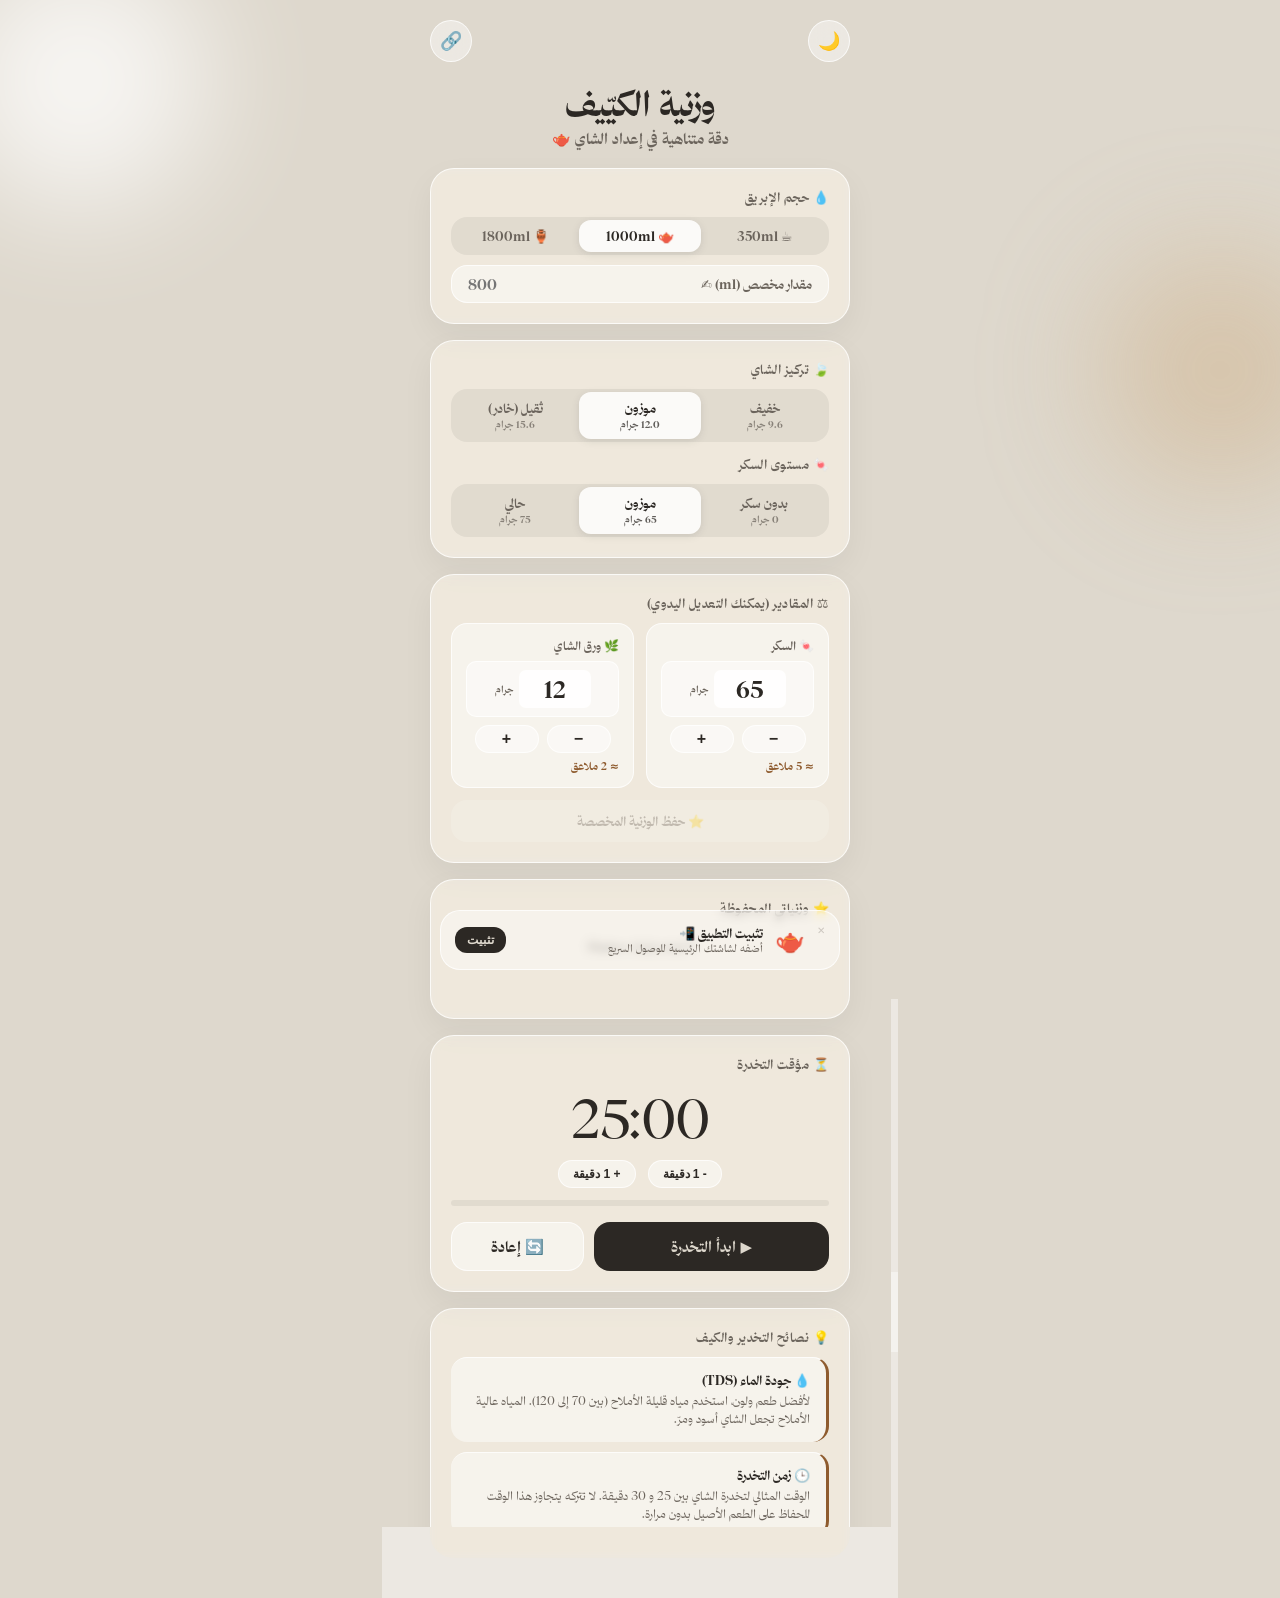
<file: index.html>
<!DOCTYPE html>
<html lang="ar" dir="rtl">
<head>
<meta charset="UTF-8">
<meta name="viewport" content="width=device-width, initial-scale=1.0, maximum-scale=1.0, user-scalable=no, viewport-fit=cover">
<title>وزنية الكيّيف 🫖 | حاسبة وزنية الشاهي</title>
<meta name="description" content="حاسبة وزنية الشاهي والشاي: احسب مقادير السكر وورق الشاي بدقة حسب كمية الماء، مع مؤقت التخدرة. أداة مجانية لضبط براد الشاي الموزون.">
<meta name="keywords" content="حاسبة الشاهي, وزنية الشاي, شاهي كالك, حساب مقادير الشاي, وزنية الكيّيف, شاي موزون, مقدار السكر والشاي, مؤقت الشاي">
<meta name="author" content="أبو سليمان">
<meta name="theme-color" content="#DED8CD" id="themeColorMeta">
<meta name="apple-mobile-web-app-capable" content="yes">
<meta name="apple-mobile-web-app-status-bar-style" content="default">
<link rel="manifest" href="manifest.json">
<link rel="stylesheet" href="fonts.css">

<!-- أيقونة تبويب المتصفح والآيفون -->
<link rel="icon" type="image/png" href="https://hxxh9441-beep.github.io/waznyat-alkayef/icon.png">
<link rel="apple-touch-icon" href="https://hxxh9441-beep.github.io/waznyat-alkayef/icon.png">

<!-- صورة المعاينة عند مشاركة الرابط -->
<meta property="og:title" content="حاسبة وزنية الشاهي 🫖 | وزنية الكيّيف">
<meta property="og:description" content="حاسبة لوزنية الشاهي والشاي: مقادير دقيقة للسكر وورق الشاي حسب كمية الماء + مؤقت التخدرة. مجانية وبدون تحميل.">
<meta property="og:image" content="https://hxxh9441-beep.github.io/waznyat-alkayef/icon.png">
<meta property="og:type" content="website">
<meta property="og:url" content="https://hxxh9441-beep.github.io/waznyat-alkayef/">
<meta property="og:locale" content="ar_SA">
<meta name="twitter:card" content="summary">
<meta name="twitter:title" content="حاسبة وزنية الشاهي 🫖 | وزنية الكيّيف">
<meta name="twitter:description" content="حاسبة لوزنية الشاهي والشاي: مقادير دقيقة للسكر وورق الشاي حسب كمية الماء + مؤقت التخدرة.">

<!-- بيانات منظمة JSON-LD لربط الاسم بالوظيفة -->
<script type="application/ld+json">
{
  "@context": "https://schema.org",
  "@type": "SoftwareApplication",
  "name": "وزنية الكيّيف",
  "alternateName": ["حاسبة الشاهي", "حاسبة وزنية الشاي", "حاسبة الشاي", "شاهي كالك"],
  "applicationCategory": "UtilitiesApplication",
  "operatingSystem": "Any",
  "inLanguage": "ar",
  "description": "حاسبة لوزنية الشاهي والشاي: حساب مقادير السكر وورق الشاي بدقة حسب كمية الماء (كوب، إبريق، أو مقدار مخصص)، مع مؤقت للتخدرة 25-30 دقيقة.",
  "url": "https://hxxh9441-beep.github.io/waznyat-alkayef/",
  "offers": {
    "@type": "Offer",
    "price": "0",
    "priceCurrency": "SAR"
  },
  "featureList": [
    "حساب مقادير الشاي والسكر حسب كمية الماء",
    "أزرار تركيز الشاي: خفيف، موزون، ثقيل",
    "مستويات السكر: بدون، موزون، حالي",
    "مؤقت التخدرة 25-30 دقيقة",
    "يعمل بدون إنترنت (PWA)"
  ],
  "keywords": "حاسبة الشاهي, وزنية الشاي, حساب مقادير الشاي, شاي موزون, مؤقت الشاي"
}
</script>

<style>
  



  *, *::before, *::after {
    margin: 0; padding: 0;
    box-sizing: border-box;
    -webkit-tap-highlight-color: transparent;
  }

  :root {
    --bg: #DED8CD;
    --accent: #8E5B2E; 
    --text-primary: #2C2824;
    --text-secondary: #6B645C;
    --card-bg: rgba(255, 255, 255, 0.42);
    --card-border: rgba(255, 255, 255, 0.75);
    --input-bg: rgba(255, 255, 255, 0.45);
    --segment-active: rgba(255, 255, 255, 0.85);
    --orb-1: rgba(255, 255, 255, 0.75);
    --orb-2: rgba(200, 160, 110, 0.35);
    --radius-lg: 24px;
    --radius-md: 16px;
    --radius-sm: 12px;
  }

  [data-theme="dark"] {
    --bg: #1A1816;
    --accent: #D07F38;
    --text-primary: #F2ECE4;
    --text-secondary: #A0988E;
    --card-bg: rgba(35, 32, 29, 0.55);
    --card-border: rgba(255, 255, 255, 0.12);
    --input-bg: rgba(255, 255, 255, 0.08);
    --segment-active: rgba(255, 255, 255, 0.18);
    --orb-1: rgba(142, 91, 46, 0.25);
    --orb-2: rgba(60, 40, 20, 0.4);
  }

  body {
    font-family: 'Thmanyah Serif', -apple-system, BlinkMacSystemFont, 'Noto Sans Arabic', system-ui, serif;
    background-color: var(--bg);
    color: var(--text-primary);
    min-height: 100vh;
    padding: 20px 16px 24px;
    display: flex;
    flex-direction: column;
    align-items: center;
    overflow-x: hidden;
    position: relative;
  }

  .bg-orb {
    position: fixed;
    border-radius: 50%;
    filter: blur(60px);
    pointer-events: none;
    z-index: 0;
  }
  .bg-orb-1 { top: -50px; left: -50px; width: 260px; height: 260px; background: var(--orb-1); }
  .bg-orb-2 { top: 250px; right: -60px; width: 240px; height: 240px; background: var(--orb-2); }

  /* طبقة التلاشي عند تبديل الثيم — العنصر الوحيد المتحرك = سلسة على أي جهاز */
  .theme-fade {
    position: fixed;
    inset: 0;
    z-index: 2000;
    pointer-events: none;
    opacity: 0;
    background: #DED8CD;
    transition: opacity 0.1s ease;
  }

  /* أثناء تبديل الثيم: تعطيل كل انتقالات الألوان/الخلفيات مؤقتاً —
     الـ Crossfade هو الحركة الوحيدة، والثيم يتبدل فورياً خلف الطبقة */
  .theme-changing *:not(#themeFade) {
    transition: none !important;
  }

  .tea-steep-bg {
    position: fixed;
    top: 0; left: 0; width: 100%; height: 100%;
    background: radial-gradient(circle at center, #D07F38 0%, #7A3311 100%);
    z-index: 1;
    pointer-events: none;
    opacity: 0;
    transition: opacity 1s linear;
  }

  .leaves-container {
    position: fixed;
    top: 0; left: 0; width: 100%; height: 100%;
    pointer-events: none;
    z-index: 2;
    overflow: hidden;
  }
  .falling-leaf {
    position: absolute;
    top: -40px;
    animation: fallLeaf linear infinite;
    opacity: 0;
  }

  @keyframes fallLeaf {
    0% { transform: translateY(-20px) rotate(0deg) translateX(0); opacity: 0; }
    15% { opacity: 0.65; }
    85% { opacity: 0.65; }
    100% { transform: translateY(108vh) rotate(360deg) translateX(50px); opacity: 0; }
  }

  .container {
    width: 100%;
    max-width: 420px;
    position: relative;
    z-index: 10;
  }

  .top-bar {
    display: flex;
    justify-content: space-between;
    align-items: center;
    width: 100%;
    margin-bottom: 10px;
  }
  .icon-btn {
    background: var(--card-bg);
    border: 1px solid var(--card-border);
    backdrop-filter: blur(15px);
    -webkit-backdrop-filter: blur(15px);
    color: var(--text-primary);
    width: 42px;
    height: 42px;
    border-radius: 50%;
    display: flex;
    align-items: center;
    justify-content: center;
    cursor: pointer;
    font-size: 18px;
    transition: transform 0.2s ease;
  }
  .icon-btn:active { transform: scale(0.9); }

  .header {
    text-align: center;
    padding: 10px 0 20px;
  }
  .header h1 {
    font-size: 34px;
    font-weight: 800;
    letter-spacing: -0.8px;
    color: var(--text-primary);
  }
  .header p {
    color: var(--text-secondary);
    font-size: 15px;
    margin-top: 4px;
    font-weight: 600;
  }

  .card {
    background: var(--card-bg);
    backdrop-filter: blur(5px) saturate(190%);
    -webkit-backdrop-filter: blur(5px) saturate(190%);
    border: 1px solid var(--card-border);
    border-radius: var(--radius-lg);
    padding: 20px;
    margin-bottom: 16px;
    box-shadow: 0 12px 32px 0 rgba(0, 0, 0, 0.05);
  }

  .card-title {
    font-size: 13px;
    font-weight: 700;
    text-transform: uppercase;
    letter-spacing: 0.5px;
    color: var(--text-secondary);
    margin-bottom: 12px;
    display: flex;
    align-items: center;
    justify-content: space-between;
  }

  .segmented-control {
    display: flex;
    background: rgba(0, 0, 0, 0.06);
    border-radius: var(--radius-md);
    padding: 3px;
    gap: 2px;
  }
  .segment-btn {
    flex: 1;
    background: transparent;
    border: none;
    border-radius: var(--radius-sm);
    padding: 8px 4px;
    color: var(--text-secondary);
    font-size: 13px;
    font-weight: 600;
    cursor: pointer;
    font-family: inherit;
    text-align: center;
    display: flex;
    flex-direction: column;
    align-items: center;
    justify-content: center;
  }
  .segment-btn.active {
    background: var(--segment-active);
    color: var(--text-primary);
    box-shadow: 0 2px 8px rgba(0,0,0,0.1);
  }
  .segment-sub {
    font-size: 10px;
    font-weight: 600;
    margin-top: 2px;
    opacity: 0.75;
  }

  .custom-input-group {
    margin-top: 10px;
    display: flex;
    align-items: center;
    background: var(--input-bg);
    border-radius: var(--radius-md);
    padding: 10px 16px;
    border: 1px solid var(--card-border);
    cursor: text;
    position: relative;
  }
  .custom-input-group label {
    font-size: 13px;
    font-weight: 600;
    color: var(--text-secondary);
    flex: 1;
    pointer-events: none;
    position: relative;
    z-index: 1;
  }
  .custom-input-group input {
    background: transparent;
    border: none;
    outline: none;
    color: var(--text-primary);
    font-size: 15px;
    font-weight: 700;
    text-align: left;
    font-family: inherit;
    /* الخانة تغطي الإطار كاملاً — الضغط في أي مكان داخل الإطار يفتح الكتابة */
    position: absolute;
    inset: 0;
    width: 100%;
    height: 100%;
    box-sizing: border-box;
    padding: 10px 16px;
  }

  .metrics-grid {
    display: grid;
    grid-template-columns: 1fr 1fr;
    gap: 12px;
  }
  .metric-item {
    background: var(--input-bg);
    border-radius: var(--radius-md);
    padding: 14px;
    border: 1px solid var(--card-border);
  }
  .metric-label {
    font-size: 12px;
    font-weight: 700;
    color: var(--text-secondary);
  }
  .metric-value-box {
    display: flex;
    align-items: center;
    justify-content: center;
    gap: 6px;
    margin: 8px 0;
    background: var(--input-bg);
    border: 1px solid var(--card-border);
    border-radius: 10px;
    padding: 8px 10px;
  }
  .metric-value-input {
    background: var(--segment-active);
    border: none;
    outline: none;
    border-radius: 7px;
    padding: 4px 6px;
    font-size: 24px;
    font-weight: 800;
    color: var(--text-primary);
    width: 72px;
    min-width: 0;
    font-family: inherit;
    text-align: center;
  }
  /* أزرار +/− تحت الرقم — بنمط أزرار مؤقت التخدرة */
  .metric-steps {
    display: flex;
    gap: 8px;
    justify-content: center;
    margin-bottom: 6px;
  }
  .metric-step {
    background: var(--input-bg);
    border: 1px solid var(--card-border);
    color: var(--text-primary);
    padding: 5px 0;
    border-radius: 20px;
    font-size: 16px;
    font-weight: 800;
    cursor: pointer;
    flex: 1;
    max-width: 64px;
    display: flex;
    align-items: center;
    justify-content: center;
    line-height: 1;
    -webkit-tap-highlight-color: transparent;
    /* عودة تدريجية بعد رفع الإصبع — التأثير يبقى مرئياً لحظة بدل ما يختفي فوراً */
    transition: background 0.5s ease, color 0.5s ease, transform 0.5s ease;
  }
  /* hover فقط للأجهزة اللي فيها ماوس — حتى لا يعلق على شاشات اللمس */
  @media (hover: hover) {
    .metric-step:hover { background: var(--text-secondary); color: var(--bg); }
  }
  .metric-step:active {
    /* استجابة فورية عند الضغط — بدون انتقال */
    transition: none;
    transform: scale(0.88);
    background: var(--text-secondary);
    color: var(--bg);
  }
  /* إخفاء مثلثات الزيادة/النقص الافتراضية — تبقى أسهم الكيبورد ⬆️⬇️ شغالة */
  input[type="number"]::-webkit-inner-spin-button,
  input[type="number"]::-webkit-outer-spin-button {
    -webkit-appearance: none;
    margin: 0;
  }
  input[type="number"] { -moz-appearance: textfield; appearance: textfield; }
  .metric-unit {
    font-size: 10px;
    font-weight: 700;
    color: var(--text-secondary);
    white-space: nowrap;
    flex-shrink: 0;
  }
  .metric-sub {
    font-size: 11px;
    font-weight: 700;
    color: var(--accent);
  }

  /* Frosted Glass Redesigned Save Button */
  .save-preset-btn {
    width: 100%;
    margin-top: 12px;
    padding: 12px;
    border-radius: var(--radius-md);
    border: 1px solid var(--card-border);
    background: var(--input-bg);
    color: var(--accent);
    font-size: 13px;
    font-weight: 700;
    font-family: inherit;
    cursor: pointer;
    transition: all 0.3s cubic-bezier(0.16, 1, 0.3, 1);
    display: flex;
    align-items: center;
    justify-content: center;
    gap: 6px;
    box-shadow: inset 0 1px 1px rgba(255, 255, 255, 0.4);
  }
  .save-preset-btn:disabled {
    opacity: 0.35;
    color: var(--text-secondary);
    border-color: transparent;
    cursor: not-allowed;
    box-shadow: none;
  }
  .save-preset-btn:not(:disabled) {
    /* نفس ثيم زر "🔄 إعادة" الثانوي: خلفية فاتحة + نص داكن + حدود */
    background: var(--input-bg);
    color: var(--text-primary);
    border-color: var(--card-border);
    opacity: 1;
    box-shadow: none;
  }
  .save-preset-btn:not(:disabled):active {
    transform: scale(0.97);
    opacity: 0.85;
  }

  /* Timer Component */
  .timer-container { text-align: center; }
  .timer-display {
    font-size: 54px;
    font-weight: 300;
    letter-spacing: -2px;
    font-variant-numeric: tabular-nums;
    margin: 8px 0;
    color: var(--text-primary);
  }
  .timer-display.running { color: var(--accent); font-weight: 400; }

  .time-adjust-row {
    display: flex;
    justify-content: center;
    gap: 12px;
    margin-bottom: 12px;
  }
  .adj-btn {
    background: var(--input-bg);
    border: 1px solid var(--card-border);
    color: var(--text-primary);
    padding: 6px 14px;
    border-radius: 20px;
    font-size: 12px;
    font-weight: 700;
    cursor: pointer;
    -webkit-tap-highlight-color: transparent;
    /* نفس تأثير أزرار +/−: عودة تدريجية بعد رفع الإصبع */
    transition: background 0.5s ease, color 0.5s ease, transform 0.5s ease;
  }
  /* hover فقط للأجهزة اللي فيها ماوس */
  @media (hover: hover) {
    .adj-btn:hover { background: var(--text-secondary); color: var(--bg); }
  }
  .adj-btn:active {
    transition: none;
    transform: scale(0.92);
    background: var(--text-secondary);
    color: var(--bg);
  }

  .progress-wrapper {
    width: 100%;
    height: 6px;
    background: rgba(0,0,0,0.06);
    border-radius: 10px;
    margin-bottom: 16px;
    overflow: hidden;
  }
  .progress-fill {
    height: 100%;
    width: 0%;
    background: var(--accent);
    border-radius: 10px;
    transition: width 0.5s linear;
  }

  .btns-row { display: flex; gap: 10px; }
  .apple-btn {
    flex: 2;
    padding: 14px;
    border-radius: var(--radius-md);
    border: none;
    background: var(--text-primary);
    color: var(--bg);
    font-size: 15px;
    font-weight: 700;
    cursor: pointer;
    display: flex;
    align-items: center;
    justify-content: center;
    gap: 8px;
    font-family: inherit;
  }
  .apple-btn:active { opacity: 0.85; transform: scale(0.98); }
  .apple-btn.secondary {
    flex: 1;
    background: var(--input-bg);
    color: var(--text-primary);
    border: 1px solid var(--card-border);
  }

  /* Presets List */
  .preset-list {
    display: grid;
    grid-template-columns: 1fr 1fr;
    gap: 8px;
    margin-top: 4px;
    /* الصف الأول لا ينحذف أبداً — ارتفاع أدنى يعادل صفاً واحداً */
    min-height: 70px;
  }
  .preset-empty {
    grid-column: 1 / -1;
    text-align: center;
    font-size: 12px;
    color: var(--text-secondary);
    padding: 10px 0;
  }
  .preset-chip {
    background: var(--input-bg);
    border: 1px solid var(--card-border);
    color: var(--text-primary);
    padding: 8px 10px;
    border-radius: 14px;
    font-size: 12px;
    font-weight: 600;
    cursor: pointer;
    display: flex;
    flex-direction: column;
    align-items: stretch;
    gap: 6px;
    min-width: 0;
    opacity: 0.45;
    transition: opacity 0.25s ease, border-color 0.25s ease, background 0.25s ease;
  }
  .preset-chip.selected {
    opacity: 1;
    border-color: var(--card-border);
    background: var(--segment-active);
  }
  /* اسم الوزنية في منتصف الشريحة + حجم أكبر ببساطة */
  .preset-chip > span:first-child {
    overflow: hidden;
    text-overflow: ellipsis;
    white-space: nowrap;
    text-align: center;
    font-size: 13px;
    line-height: 1.4;
  }
  /* الأزرار تحجز مساحتها دائماً (حجم ثابت للشريحة) — تظهر فقط عند التحديد */
  .preset-actions {
    display: flex;
    visibility: hidden;
    gap: 6px;
    width: 100%;
  }
  .preset-chip.selected .preset-actions {
    visibility: visible;
  }
  /* أزرار تعديل/حذف — بنمط أزرار +/− في خانات السكر والشاي */
  .preset-act-btn {
    flex: 1;
    background: var(--input-bg);
    border: 1px solid var(--card-border);
    color: var(--text-primary);
    padding: 4px 0;
    border-radius: 16px;
    font-size: 11px;
    font-weight: 700;
    cursor: pointer;
    display: flex;
    align-items: center;
    justify-content: center;
    gap: 3px;
    white-space: nowrap;
    -webkit-tap-highlight-color: transparent;
    transition: background 0.5s ease, color 0.5s ease;
  }
  @media (hover: hover) {
    .preset-act-btn:hover { background: var(--text-secondary); color: var(--bg); }
  }
  .preset-act-btn:active {
    transition: none;
    background: var(--text-secondary);
    color: var(--bg);
  }

  /* Tips Component */
  .tip-item {
    background: var(--input-bg);
    border-radius: var(--radius-md);
    padding: 14px 16px;
    margin-bottom: 10px;
    border-right: 3px solid var(--accent);
    border-top: 1px solid var(--card-border);
  }
  .tip-item:last-child { margin-bottom: 0; }
  .tip-item-title {
    font-size: 13px;
    font-weight: 700;
    color: var(--text-primary);
    margin-bottom: 4px;
  }
  .tip-item-desc {
    font-size: 12px;
    color: var(--text-secondary);
    line-height: 1.5;
    font-weight: 500;
  }

  /* Modal */
  .modal-overlay {
    position: fixed; top: 0; left: 0; width: 100%; height: 100%;
    background: rgba(0,0,0,0.4); backdrop-filter: blur(15px); -webkit-backdrop-filter: blur(15px);
    z-index: 1000; display: flex; align-items: center; justify-content: center; opacity: 0; pointer-events: none; transition: opacity 0.3s ease;
  }
  .modal-overlay.active { opacity: 1; pointer-events: auto; }
  .modal-card {
    background: var(--bg);
    border: 1px solid var(--card-border);
    border-radius: 28px; padding: 28px 20px;
    width: 85%; max-width: 320px; text-align: center; box-shadow: 0 25px 50px rgba(0,0,0,0.2);
  }
  .modal-card h3 { font-size: 20px; margin-bottom: 8px; color: var(--text-primary); }
  .modal-card p { font-size: 14px; color: var(--text-secondary); margin-bottom: 20px; line-height: 1.4; }
  .modal-btn {
    width: 100%; padding: 12px; border-radius: 14px; background: var(--text-primary); color: var(--bg); border: none; font-weight: 700; font-size: 14px; cursor: pointer;
  }
  /* حقل إدخال اسم الوزنية في نافذة الحفظ */
  .modal-input {
    width: 100%;
    box-sizing: border-box;
    margin-top: 6px;
    padding: 12px;
    border-radius: 14px;
    background: var(--input-bg);
    border: 1px solid var(--card-border);
    color: var(--text-primary);
    font-size: 15px;
    font-weight: 600;
    font-family: inherit;
    text-align: center;
    outline: none;
  }
  .modal-input:focus { border-color: var(--accent); }
  /* خانات التعديل في نافذة تعديل الوزنية */
  .edit-field {
    margin-bottom: 12px;
    text-align: right;
  }
  .edit-field:last-of-type { margin-bottom: 4px; }
  .edit-label {
    font-size: 12px;
    font-weight: 700;
    color: var(--text-secondary);
    margin-bottom: 6px;
  }
  .edit-row {
    display: flex;
    align-items: center;
    justify-content: center;
    gap: 10px;
  }
  .edit-input {
    background: var(--input-bg);
    border: 1px solid var(--card-border);
    border-radius: 10px;
    padding: 8px;
    font-size: 18px;
    font-weight: 800;
    color: var(--text-primary);
    width: 96px;
    text-align: center;
    font-family: inherit;
    outline: none;
  }
  .edit-input:focus { border-color: var(--accent); }
  .edit-step {
    background: var(--input-bg);
    border: 1px solid var(--card-border);
    color: var(--text-primary);
    width: 36px;
    height: 36px;
    border-radius: 20px;
    font-size: 16px;
    font-weight: 800;
    cursor: pointer;
    display: flex;
    align-items: center;
    justify-content: center;
    line-height: 1;
    -webkit-tap-highlight-color: transparent;
    transition: background 0.5s ease, color 0.5s ease;
  }
  @media (hover: hover) {
    .edit-step:hover { background: var(--text-secondary); color: var(--bg); }
  }
  .edit-step:active {
    transition: none;
    background: var(--text-secondary);
    color: var(--bg);
  }

  .pwa-banner {
    position: fixed; bottom: 20px; left: 50%; transform: translateX(-50%) translateY(150%);
    width: calc(100% - 32px); max-width: 400px;
    background: var(--card-bg); backdrop-filter: blur(5px); -webkit-backdrop-filter: blur(5px);
    border: 1px solid var(--card-border); border-radius: 20px; padding: 14px;
    z-index: 999; transition: transform 0.4s ease; display: flex; align-items: center; gap: 12px;
  }
  .pwa-banner.show { transform: translateX(-50%) translateY(0); }
  .pwa-close {
    background: none; border: none; color: var(--text-secondary);
    font-size: 10px; cursor: pointer; padding: 0; line-height: 1;
    opacity: 0.3; flex-shrink: 0; align-self: flex-start; margin-top: 1px;
  }
  .pwa-close:hover { opacity: 0.7; }
</style>
</head>
<body>

<div class="bg-orb bg-orb-1"></div>
<div class="bg-orb bg-orb-2"></div>
<div id="teaSteepBg" class="tea-steep-bg"></div>
<div id="leavesContainer" class="leaves-container"></div>

<div class="container">

  <!-- Top Bar Controls -->
  <div class="top-bar">
    <button class="icon-btn" onclick="toggleDarkMode()" id="themeBtn" title="الوضع الداكن">🌙</button>
    <button class="icon-btn" onclick="shareRecipe()" title="مشاركة رابط الوزنية">🔗</button>
  </div>

  <!-- Header -->
  <div class="header">
    <h1>وزنية الكيّيف</h1>
    <p>دقة متناهية في إعداد الشاي 🫖</p>
  </div>

  <!-- Water Selector -->
  <div class="card">
    <div class="card-title">💧 حجم الإبريق</div>
    <div class="segmented-control">
      <button class="segment-btn" onclick="setWater(350, this)">☕ 350ml</button>
      <button class="segment-btn active" onclick="setWater(1000, this)">🫖 1000ml</button>
      <button class="segment-btn" onclick="setWater(1800, this)">🏺 1800ml</button>
    </div>
    <div class="custom-input-group">
      <label>مقدار مخصص (ml) ✍️</label>
      <input type="text" inputmode="numeric" id="customMl" placeholder="800" oninput="setCustomWater(this.value)">
    </div>
  </div>

  <!-- Taste Controls -->
  <div class="card">
    <div class="card-title">🍃 تركيز الشاي</div>
    <div class="segmented-control" style="margin-bottom: 14px;">
      <button class="segment-btn" onclick="setStrength(0.8, this)">
        خفيف
        <span class="segment-sub" id="subTeaLight">9.6 جرام</span>
      </button>
      <button class="segment-btn active" onclick="setStrength(1.0, this)">
        موزون
        <span class="segment-sub" id="subTeaMedium">12 جرام</span>
      </button>
      <button class="segment-btn" onclick="setStrength(1.3, this)">
        ثقيل (خادر)
        <span class="segment-sub" id="subTeaStrong">15.6 جرام</span>
      </button>
    </div>

    <div class="card-title">🍬 مستوى السكر</div>
    <div class="segmented-control">
      <button class="segment-btn" onclick="setSugarPreset(0, this)">
        بدون سكر
        <span class="segment-sub" id="subSugarZero">0 جرام</span>
      </button>
      <button class="segment-btn active" onclick="setSugarPreset(65/75, this)">
        موزون
        <span class="segment-sub" id="subSugarMedium">65 جرام</span>
      </button>
      <button class="segment-btn" onclick="setSugarPreset(1.0, this)">
        حالي
        <span class="segment-sub" id="subSugarHigh">75 جرام</span>
      </button>
    </div>
  </div>

  <!-- Metrics Display (With Direct Manual Edit & Redesigned Save Button) -->
  <div class="card">
    <div class="card-title">
      <span>⚖️ المقادير (يمكنك التعديل اليدوي)</span>
    </div>
    <div class="metrics-grid">
      <div class="metric-item">
        <div class="metric-label">🍬 السكر</div>
        <div class="metric-value-box">
          <input type="text" inputmode="numeric" class="metric-value-input" id="sugarInput" value="65" oninput="onManualSugarChange(this.value)">
          <span class="metric-unit">جرام</span>
        </div>
        <div class="metric-steps">
          <button class="metric-step" onclick="stepSugar(-1)" aria-label="إنقاص">−</button>
          <button class="metric-step" onclick="stepSugar(1)" aria-label="زيادة">+</button>
        </div>
        <div class="metric-sub" id="sugarTbsp">≈ 5 ملاعق</div>
      </div>
      <div class="metric-item">
        <div class="metric-label">🌿 ورق الشاي</div>
        <div class="metric-value-box">
          <input type="text" inputmode="numeric" class="metric-value-input" id="teaInput" value="12" oninput="onManualTeaChange(this.value)">
          <span class="metric-unit">جرام</span>
        </div>
        <div class="metric-steps">
          <button class="metric-step" onclick="stepTea(-0.5)" aria-label="إنقاص">−</button>
          <button class="metric-step" onclick="stepTea(0.5)" aria-label="زيادة">+</button>
        </div>
        <div class="metric-sub" id="teaTbsp">≈ 2 ملعقة</div>
      </div>
    </div>

    <!-- Redesigned Save Button Below Metrics -->
    <button class="save-preset-btn" id="savePresetBtn" onclick="saveCurrentPreset()" disabled>
      <span>⭐ حفظ الوزنية المخصصة</span>
    </button>
  </div>

  <!-- Presets Card -->
  <div class="card">
    <div class="card-title">
      <span>⭐ وزنياتي المحفوظة</span>
    </div>
    <div class="preset-list" id="presetsContainer">
      <!-- Dynamic Presets Chips -->
    </div>
  </div>

  <!-- Timer Card -->
  <div class="card">
    <div class="card-title">⏳ مؤقت التخدرة</div>
    <div class="timer-container">
      <div class="timer-display" id="timerDisplay">25:00</div>
      
      <div class="time-adjust-row">
        <button class="adj-btn" onclick="adjustTime(-60)">- 1 دقيقة</button>
        <button class="adj-btn" onclick="adjustTime(60)">+ 1 دقيقة</button>
      </div>

      <div class="progress-wrapper">
        <div class="progress-fill" id="timerProgress"></div>
      </div>

      <div class="btns-row">
        <button class="apple-btn" id="timerBtn" onclick="toggleTimer()">▶️ ابدأ التخدرة</button>
        <button class="apple-btn secondary" onclick="resetTimer()">🔄 إعادة</button>
      </div>
    </div>
  </div>

  <!-- Tips Card -->
  <div class="card">
    <div class="card-title">💡 نصائح التخدير والكيف</div>
    
    <div class="tip-item">
      <div class="tip-item-title">💧 جودة الماء (TDS)</div>
      <div class="tip-item-desc">
        لأفضل طعم ولون، استخدم مياه قليلة الأملاح (بين 70 إلى 120). المياه عالية الأملاح تجعل الشاي أسود ومرّ.
      </div>
    </div>

    <div class="tip-item">
      <div class="tip-item-title">🕒 زمن التخدرة</div>
      <div class="tip-item-desc">
        الوقت المثالي لتخدرة الشاي بين 25 و 30 دقيقة. لا تتركه يتجاوز هذا الوقت للحفاظ على الطعم الأصيل بدون مرارة.
      </div>
    </div>
  </div>

</div>

<!-- Finish Modal -->
<div class="modal-overlay" id="doneModal">
  <div class="modal-card">
    <span style="font-size:48px; display:block; margin-bottom:8px;">☕</span>
    <h3>الكيف جاهز!</h3>
    <p>تمت التخدرة بنجاح، صب لك بيالة وروّق والمزاج عالي.</p>
    <button class="modal-btn" onclick="closeModal()">بالعافية 🤍</button>
  </div>
</div>

<!-- Delete Confirmation Modal -->
<div class="modal-overlay" id="deleteModal">
  <div class="modal-card">
    <span style="font-size:40px; display:block; margin-bottom:8px;">🗑️</span>
    <h3>حذف الوزنية؟</h3>
    <p>متأكد تبي تحذف <b id="deletePresetName" style="color:var(--text-primary);">هذه الوزنية</b>؟ ما راح تقدر ترجعها بعد الحذف.</p>
    <div class="btns-row" style="gap: 10px;">
      <button class="modal-btn" style="flex:1; background: var(--input-bg); color: var(--text-primary); border: 1px solid var(--card-border);" onclick="cancelDeletePreset()">إلغاء</button>
      <button class="modal-btn" style="flex:1;" onclick="confirmDeletePreset()">حذف</button>
    </div>
  </div>
</div>

<!-- Save Preset Name Modal -->
<div class="modal-overlay" id="saveModal">
  <div class="modal-card">
    <span style="font-size:40px; display:block; margin-bottom:8px;">⭐</span>
    <h3>حفظ الوزنية</h3>
    <p>أدخل اسماً لوزنيتك المخصصة</p>
    <input type="text" class="modal-input" id="savePresetNameInput" placeholder="مثال: شاهي العصر" maxlength="30">
    <div class="btns-row" style="gap: 10px; margin-top: 16px;">
      <button class="modal-btn" style="flex:1; background: var(--input-bg); color: var(--text-primary); border: 1px solid var(--card-border);" onclick="cancelSavePreset()">إلغاء</button>
      <button class="modal-btn" style="flex:1;" onclick="confirmSavePreset()">حفظ</button>
    </div>
  </div>
</div>

<!-- Edit Preset Modal -->
<div class="modal-overlay" id="editModal">
  <div class="modal-card" style="max-width: 340px;">
    <span style="font-size:40px; display:block; margin-bottom:8px;">✏️</span>
    <h3>تعديل الوزنية</h3>
    <p>عدّل الاسم والمقادير ثم اضغط حفظ</p>

    <div class="edit-field">
      <div class="edit-label">📝 اسم الوزنية</div>
      <input type="text" class="modal-input" id="editPresetNameInput" maxlength="30" style="margin-top: 0;">
    </div>

    <div class="edit-field">
      <div class="edit-label">💧 اللترات (ml)</div>
      <div class="edit-row">
        <button class="edit-step" onclick="editStep('editMlInput', -100)" aria-label="إنقاص">−</button>
        <input type="text" inputmode="numeric" class="edit-input" id="editMlInput" value="1000" oninput="cleanEditInput('editMlInput')">
        <button class="edit-step" onclick="editStep('editMlInput', 100)" aria-label="زيادة">+</button>
      </div>
    </div>

    <div class="edit-field">
      <div class="edit-label">🍬 مقدار السكر (جرام)</div>
      <div class="edit-row">
        <button class="edit-step" onclick="editStep('editSugarInput', -1)" aria-label="إنقاص">−</button>
        <input type="text" inputmode="numeric" class="edit-input" id="editSugarInput" value="65" oninput="cleanEditInput('editSugarInput')">
        <button class="edit-step" onclick="editStep('editSugarInput', 1)" aria-label="زيادة">+</button>
      </div>
    </div>

    <div class="edit-field">
      <div class="edit-label">🌿 مقدار الشاهي (جرام)</div>
      <div class="edit-row">
        <button class="edit-step" onclick="editStep('editTeaInput', -0.5)" aria-label="إنقاص">−</button>
        <input type="text" inputmode="numeric" class="edit-input" id="editTeaInput" value="12" oninput="cleanEditInput('editTeaInput')">
        <button class="edit-step" onclick="editStep('editTeaInput', 0.5)" aria-label="زيادة">+</button>
      </div>
    </div>

    <div class="btns-row" style="gap: 10px; margin-top: 16px;">
      <button class="modal-btn" style="flex:1; background: var(--input-bg); color: var(--text-primary); border: 1px solid var(--card-border);" onclick="cancelEditPreset()">إلغاء</button>
      <button class="modal-btn" style="flex:1;" onclick="confirmEditPreset()">حفظ</button>
    </div>
  </div>
</div>

<!-- PWA Banner -->
<div class="pwa-banner" id="pwaBanner">
  <button class="pwa-close" id="pwaClose" onclick="closePwaBanner()" aria-label="إغلاق">✕</button>
  <span style="font-size: 24px;">🫖</span>
  <div style="flex:1;">
    <h4 style="font-size:13px; color:var(--text-primary);">تثبيت التطبيق 📲</h4>
    <p style="font-size:11px; color:var(--text-secondary);" id="pwaInstruction">أضفه لشاشتك الرئيسية للوصول السريع</p>
  </div>
  <button style="background:var(--text-primary); color:var(--bg); border:none; padding:6px 12px; border-radius:12px; font-size:12px; font-weight:700; white-space:nowrap;" id="pwaBtn" onclick="installPWA()">تثبيت</button>
</div>

<script>
  // Global Config & State
  const BASE_ML = 1000, BASE_SUGAR_SWEET = 75, BASE_TEA = 12;
  const SUGAR_PER_TBSP = 12.5, TEA_PER_TBSP = 6;
  
  let currentMl = 1000;
  let lastWaterPreset = 1000; // آخر خيار محدد في 💧 حجم الإبريق (للعودة له عند مسح الخانة المخصصة)
  let currentSugarGrams = 65;
  let currentTeaGrams = 12;
  
  let defaultSugarGrams = 65;
  let defaultTeaGrams = 12;

  // عوامل الأزرار النشطة (تتحدث عند الضغط على تركيز الشاي / مستوى السكر)
  let currentStrengthFactor = 1.0;   // 0.8 خفيف / 1.0 موزون / 1.3 ثقيل
  let currentSugarFactor = 65/75;    // 0 بدون / 65/75 موزون / 1.0 حالي

  let totalTimeSeconds = 1500; // 25 min default
  let timerSeconds = 1500;
  let timerRunning = false;
  let timerInterval = null;
  let endTimeStamp = null;
  let wakeLock = null;
  let audioCtx = null;

  function initFallingLeaves() {
    const container = document.getElementById('leavesContainer');
    const leafSVG = `<svg viewBox="0 0 30 30" width="100%" height="100%"><path d="M 15,3 C 25,8 27,22 15,27 C 3,22 5,8 15,3 Z" fill="#422B17" opacity="0.5"/><path d="M 15,3 L 15,27" stroke="#68472C" stroke-width="1.2"/></svg>`;
    for (let i = 0; i < 12; i++) {
      const leaf = document.createElement('div');
      leaf.className = 'falling-leaf';
      leaf.innerHTML = leafSVG;
      const size = Math.random() * 14 + 14;
      leaf.style.width = `${size}px`;
      leaf.style.height = `${size}px`;
      leaf.style.left = `${Math.random() * 100}%`;
      leaf.style.animationDuration = `${Math.random() * 8 + 10}s`;
      leaf.style.animationDelay = `${Math.random() * 12}s`;
      container.appendChild(leaf);
    }
  }

  function formatSpoons(val) {
    if (val === 0) return '0 ملاعق';
    const integerPart = Math.floor(val);
    const decimalPart = val - integerPart;
    
    let fractionStr = '';
    if (decimalPart >= 0.25 && decimalPart < 0.6) fractionStr = ' ونصف';
    else if (decimalPart >= 0.6) return `≈ ${integerPart + 1} ملاعق`;

    if (integerPart === 0) return fractionStr ? `≈ نصف ملعقة` : `أقل من ملعقة`;
    return `≈ ${integerPart}${fractionStr} ملاعق`;
  }

  function updateSubtitles() {
    const ratio = currentMl / BASE_ML;
    document.getElementById('subTeaLight').textContent = `${(ratio * BASE_TEA * 0.8).toFixed(1)} جرام`;
    document.getElementById('subTeaMedium').textContent = `${(ratio * BASE_TEA * 1.0).toFixed(1)} جرام`;
    document.getElementById('subTeaStrong').textContent = `${(ratio * BASE_TEA * 1.3).toFixed(1)} جرام`;

    document.getElementById('subSugarZero').textContent = `0 جرام`;
    document.getElementById('subSugarMedium').textContent = `${Math.round(ratio * 65)} جرام`;
    document.getElementById('subSugarHigh').textContent = `${Math.round(ratio * 75)} جرام`;
  }

  function checkSaveState() {
    const isModified = (currentSugarGrams !== defaultSugarGrams) || (currentTeaGrams !== defaultTeaGrams);
    document.getElementById('savePresetBtn').disabled = !isModified;
  }

  function renderMetricsUI() {
    document.getElementById('sugarInput').value = currentSugarGrams;
    document.getElementById('teaInput').value = currentTeaGrams;
    document.getElementById('sugarTbsp').textContent = formatSpoons(currentSugarGrams / SUGAR_PER_TBSP);
    document.getElementById('teaTbsp').textContent = formatSpoons(currentTeaGrams / TEA_PER_TBSP);
    updateSubtitles();
    checkSaveState();
  }

  // عند أي تعديل يدوي على المقادير — الوزنية المحددة ترجع باهتة (غير محددة)
  function clearPresetSelection() {
    if (selectedPresetIndex !== null) {
      selectedPresetIndex = null;
      renderPresets();
    }
  }

  function setWater(ml, btn) {
    clearPresetSelection();
    lastWaterPreset = ml;
    const oldMl = currentMl;
    currentMl = ml;
    if (btn) {
      btn.parentElement.querySelectorAll('.segment-btn').forEach(b => b.classList.remove('active'));
      btn.classList.add('active');
    }
    document.getElementById('customMl').value = '';
    
    const ratio = currentMl / oldMl;
    currentSugarGrams = Math.round(currentSugarGrams * ratio);
    currentTeaGrams = Math.round((currentTeaGrams * ratio) * 10) / 10;
    
    defaultSugarGrams = Math.round(defaultSugarGrams * ratio);
    defaultTeaGrams = Math.round((defaultTeaGrams * ratio) * 10) / 10;
    
    renderMetricsUI();
    hapticFeedback();
  }

  // العودة لآخر خيار محدد في حجم الإبريق (عند مسح خانة ml المخصصة)
  function restoreWaterPreset() {
    currentMl = lastWaterPreset;
    currentTeaGrams = Math.round((currentMl / BASE_ML) * BASE_TEA * currentStrengthFactor * 10) / 10;
    currentSugarGrams = Math.round((currentMl / BASE_ML) * BASE_SUGAR_SWEET * currentSugarFactor);
    defaultTeaGrams = currentTeaGrams;
    defaultSugarGrams = currentSugarGrams;
    const segBtns = document.querySelectorAll('.card:nth-child(2) .segment-btn');
    segBtns.forEach(b => b.classList.remove('active'));
    const activeBtn = [...segBtns].find(b => b.textContent.includes(String(lastWaterPreset)));
    if (activeBtn) activeBtn.classList.add('active');
    renderMetricsUI();
  }

  // تحويل الأرقام العربية (٧٦) والفارسية (۷۶) إلى إنجليزية (76)
  function normalizeDigits(str) {
    return String(str)
      .replace(/[٠-٩]/g, d => String.fromCharCode(d.charCodeAt(0) - 0x0660 + 48))
      .replace(/[۰-۹]/g, d => String.fromCharCode(d.charCodeAt(0) - 0x06F0 + 48));
  }

  function setCustomWater(val) {
    clearPresetSelection();
    // تنظيف: حوّل الأرقام العربية ثم احذف أي حروف (أرقام ونقطة فقط)
    const cleaned = normalizeDigits(val).replace(/[^0-9.]/g, '');
    const input = document.getElementById('customMl');
    if (input.value !== cleaned) input.value = cleaned;

    // الخانة فاضية أو غير صالحة → ارجع لآخر خيار محدد في حجم الإبريق
    if (!cleaned || parseFloat(cleaned) <= 0) {
      input.value = '';
      restoreWaterPreset();
      return;
    }

    currentMl = parseInt(cleaned);
    document.querySelectorAll('.card:nth-child(2) .segment-btn').forEach(b => b.classList.remove('active'));

    // حساب مباشر من العوامل النشطة — بدون نسبة تراكمية
    currentTeaGrams = Math.round((currentMl / BASE_ML) * BASE_TEA * currentStrengthFactor * 10) / 10;
    currentSugarGrams = Math.round((currentMl / BASE_ML) * BASE_SUGAR_SWEET * currentSugarFactor);

    defaultTeaGrams = currentTeaGrams;
    defaultSugarGrams = currentSugarGrams;

    renderMetricsUI();
  }

  function setStrength(factor, btn) {
    clearPresetSelection();
    currentStrengthFactor = factor;
    currentTeaGrams = Math.round((currentMl / BASE_ML) * BASE_TEA * factor * 10) / 10;
    defaultTeaGrams = currentTeaGrams;
    btn.parentElement.querySelectorAll('.segment-btn').forEach(b => b.classList.remove('active'));
    btn.classList.add('active');
    renderMetricsUI();
    hapticFeedback();
  }

  function setSugarPreset(factor, btn) {
    clearPresetSelection();
    currentSugarFactor = factor;
    currentSugarGrams = Math.round((currentMl / BASE_ML) * BASE_SUGAR_SWEET * factor);
    defaultSugarGrams = currentSugarGrams;
    btn.parentElement.querySelectorAll('.segment-btn').forEach(b => b.classList.remove('active'));
    btn.classList.add('active');
    renderMetricsUI();
    hapticFeedback();
  }

  function onManualSugarChange(raw) {
    clearPresetSelection();
    // تنظيف: حوّل الأرقام العربية ثم احذف أي حروف (أرقام ونقطة فقط)
    const str = normalizeDigits(String(raw)).replace(/[^0-9.]/g, '');
    const val = parseFloat(str);
    const input = document.getElementById('sugarInput');
    if (input.value !== str) input.value = str; // إزالة الحروف فوراً من الخانة
    if (str.trim() === '' || isNaN(val)) {
      currentSugarGrams = 0;
    } else {
      currentSugarGrams = val;
    }
    document.getElementById('sugarTbsp').textContent = formatSpoons(currentSugarGrams / SUGAR_PER_TBSP);
    checkSaveState();
  }

  function onManualTeaChange(raw) {
    clearPresetSelection();
    // تنظيف: حوّل الأرقام العربية ثم احذف أي حروف (أرقام ونقطة فقط)
    const str = normalizeDigits(String(raw)).replace(/[^0-9.]/g, '');
    const val = parseFloat(str);
    const input = document.getElementById('teaInput');
    if (input.value !== str) input.value = str; // إزالة الحروف فوراً من الخانة
    if (str.trim() === '' || isNaN(val)) {
      currentTeaGrams = 0;
    } else {
      currentTeaGrams = val;
    }
    document.getElementById('teaTbsp').textContent = formatSpoons(currentTeaGrams / TEA_PER_TBSP);
    checkSaveState();
  }

  // أزرار +/− للخانات (السكر خطوة 1، الشاي خطوة 0.5)
  function stepSugar(delta) {
    const input = document.getElementById('sugarInput');
    const val = Math.max(0, Math.round(((parseFloat(input.value) || 0) + delta) * 10) / 10);
    input.value = val;
    onManualSugarChange(val);
    hapticFeedback();
  }
  function stepTea(delta) {
    const input = document.getElementById('teaInput');
    const val = Math.max(0, Math.round(((parseFloat(input.value) || 0) + delta) * 10) / 10);
    input.value = val;
    onManualTeaChange(val);
    hapticFeedback();
  }

  function updateTimerDisplay() {
    const m = Math.floor(timerSeconds / 60);
    const s = timerSeconds % 60;
    document.getElementById('timerDisplay').textContent = `${String(m).padStart(2, '0')}:${String(s).padStart(2, '0')}`;
    
    const progress = (totalTimeSeconds - timerSeconds) / totalTimeSeconds;
    document.getElementById('timerProgress').style.width = `${Math.min(100, Math.max(0, progress * 100))}%`;
    document.getElementById('teaSteepBg').style.opacity = (progress * 0.65).toFixed(3);
  }

  function toggleTimer() {
    hapticFeedback();
    initAudioContext();
    const btn = document.getElementById('timerBtn');
    const display = document.getElementById('timerDisplay');

    if (timerRunning) {
      clearInterval(timerInterval);
      timerRunning = false;
      btn.innerHTML = '▶️ متابعة';
      display.classList.remove('running');
      releaseWakeLock();
    } else {
      if (timerSeconds <= 0) timerSeconds = totalTimeSeconds;
      endTimeStamp = Date.now() + (timerSeconds * 1000);
      timerRunning = true;
      display.classList.add('running');
      btn.innerHTML = '⏸ إيقاف مؤقت';
      requestWakeLock();

      timerInterval = setInterval(() => {
        const remainingMs = endTimeStamp - Date.now();
        timerSeconds = Math.max(0, Math.round(remainingMs / 1000));
        updateTimerDisplay();

        if (timerSeconds <= 0) {
          clearInterval(timerInterval);
          timerRunning = false;
          display.classList.remove('running');
          btn.innerHTML = '▶️ ابدأ التخدرة';
          finishBrewing();
        }
      }, 500);
    }
  }

  function adjustTime(amount) {
    totalTimeSeconds = Math.max(60, totalTimeSeconds + amount);
    timerSeconds = Math.max(60, timerSeconds + amount);
    if (timerRunning) endTimeStamp += (amount * 1000);
    updateTimerDisplay();
    hapticFeedback();
  }

  function resetTimer() {
    clearInterval(timerInterval);
    timerRunning = false;
    timerSeconds = totalTimeSeconds;
    updateTimerDisplay();
    document.getElementById('timerBtn').innerHTML = '▶️ ابدأ التخدرة';
    document.getElementById('timerDisplay').classList.remove('running');
    releaseWakeLock();
    hapticFeedback();
  }

  function finishBrewing() {
    document.getElementById('doneModal').classList.add('active');
    playChime();
    releaseWakeLock();
    if (navigator.vibrate) navigator.vibrate([200, 100, 200, 100, 400]);
  }

  function closeModal() {
    document.getElementById('doneModal').classList.remove('active');
    resetTimer();
  }

  function initAudioContext() {
    if (!audioCtx) audioCtx = new (window.AudioContext || window.webkitAudioContext)();
    if (audioCtx.state === 'suspended') audioCtx.resume();
  }

  function playChime() {
    try {
      initAudioContext();
      const osc = audioCtx.createOscillator();
      const gain = audioCtx.createGain();
      osc.connect(gain);
      gain.connect(audioCtx.destination);
      osc.type = 'sine';
      osc.frequency.setValueAtTime(523.25, audioCtx.currentTime);
      osc.frequency.exponentialRampToValueAtTime(1046.50, audioCtx.currentTime + 0.6);
      gain.gain.setValueAtTime(0, audioCtx.currentTime);
      gain.gain.linearRampToValueAtTime(0.3, audioCtx.currentTime + 0.1);
      gain.gain.exponentialRampToValueAtTime(0.01, audioCtx.currentTime + 1.5);
      osc.start(audioCtx.currentTime);
      osc.stop(audioCtx.currentTime + 1.5);
    } catch(e) {}
  }

  function toggleDarkMode() {
    const currentTheme = document.body.getAttribute('data-theme');
    const newTheme = currentTheme === 'dark' ? 'light' : 'dark';
    applyTheme(newTheme);
  }

  let themeFadeTimeout = null;
  let themeChangingTimeout = null;

  // animate=true فقط عند الضغط الفعلي على زر التبديل
  // animate=false عند تحميل الصفحة — تطبيق فوري بدون طبقة تغطية (سبب عدم الترتيب عند التحديث)
  function applyTheme(theme, animate = true) {
    // تقنية Crossfade: تغطية الشاشة بلون الثيم الجديد → تبديل الثيم فورياً خلفها → تلاشي
    // العنصر الوحيد المتحرك هو الطبقة — سلسة على أي جهاز مهما كان قوته
    clearTimeout(themeFadeTimeout);
    clearTimeout(themeChangingTimeout);
    const overlay = document.getElementById('themeFade');
    
    if (!animate) {
      // عند التحميل: تطبيق مباشر بدون أي طبقة — الصفحة تظهر مرتبة فوراً
      document.body.setAttribute('data-theme', theme);
      document.getElementById('themeBtn').textContent = theme === 'dark' ? '☀️' : '🌙';
      document.getElementById('themeColorMeta').setAttribute('content', theme === 'dark' ? '#1A1816' : '#DED8CD');
      overlay.style.opacity = '0';
      return;
    }
    
    // عطّل كل انتقالات الألوان/الخلفيات مؤقتاً — الـ Crossfade هو الحركة الوحيدة
    // (يمنع تزامن Crossfade + card transitions + backdrop repaint = سبب الـJank)
    document.body.classList.add('theme-changing');
    
    overlay.style.backgroundColor = theme === 'dark' ? '#1A1816' : '#DED8CD';
    overlay.style.opacity = '1';

    themeFadeTimeout = setTimeout(() => {
      document.body.setAttribute('data-theme', theme);
      document.getElementById('themeBtn').textContent = theme === 'dark' ? '☀️' : '🌙';
      document.getElementById('themeColorMeta').setAttribute('content', theme === 'dark' ? '#1A1816' : '#DED8CD');
      overlay.style.opacity = '0';
      // بعد انتهاء التلاشي: رجّع الانتقالات الطبيعية
      themeChangingTimeout = setTimeout(() => {
        document.body.classList.remove('theme-changing');
      }, 100);
    }, 80);
  }

  function getPresets() {
    return JSON.parse(localStorage.getItem('tea_presets_v2') || '[]');
  }

  function saveCurrentPreset() {
    // فتح نافذة إدخال الاسم — بدل مربع المتصفح القديم
    document.getElementById('savePresetNameInput').value = '';
    document.getElementById('saveModal').classList.add('active');
    setTimeout(() => document.getElementById('savePresetNameInput').focus(), 150);
  }

  function cancelSavePreset() {
    document.getElementById('saveModal').classList.remove('active');
  }

  function confirmSavePreset() {
    const input = document.getElementById('savePresetNameInput');
    const name = input.value.trim();
    if (!name) {
      input.style.borderColor = '#C0392B';
      input.focus();
      return;
    }
    input.style.borderColor = '';
    const presets = getPresets();
    presets.push({
      name,
      ml: currentMl,
      sugar: currentSugarGrams,
      tea: currentTeaGrams,
      time: totalTimeSeconds
    });
    localStorage.setItem('tea_presets_v2', JSON.stringify(presets));
    
    defaultSugarGrams = currentSugarGrams;
    defaultTeaGrams = currentTeaGrams;
    checkSaveState();
    
    document.getElementById('saveModal').classList.remove('active');
    renderPresets();
  }

  // مؤشر الوزنية المحددة حالياً (تظهر أزرارها) ومؤشر الوزنية الجاري تعديلها
  let selectedPresetIndex = null;
  let editPresetIndex = null;

  function deletePreset(idx, e) {
    e.stopPropagation();
    const presets = getPresets();
    if (!presets[idx]) return;
    // فتح نافذة التأكيد بدل الحذف المباشر — يحمي من الضغط بالغلط
    pendingDeleteIndex = idx;
    document.getElementById('deletePresetName').textContent = presets[idx].name;
    document.getElementById('deleteModal').classList.add('active');
  }

  function confirmDeletePreset() {
    if (pendingDeleteIndex === null) return;
    const presets = getPresets();
    presets.splice(pendingDeleteIndex, 1);
    localStorage.setItem('tea_presets_v2', JSON.stringify(presets));
    if (selectedPresetIndex === pendingDeleteIndex) selectedPresetIndex = null;
    pendingDeleteIndex = null;
    document.getElementById('deleteModal').classList.remove('active');
    renderPresets();
  }

  function cancelDeletePreset() {
    pendingDeleteIndex = null;
    document.getElementById('deleteModal').classList.remove('active');
  }

  function renderPresets() {
    const container = document.getElementById('presetsContainer');
    const presets = getPresets();
    container.innerHTML = presets.map((p, idx) => `
      <div class="preset-chip ${selectedPresetIndex === idx ? 'selected' : ''}" onclick="selectPreset(${idx})">
        <span>📍 ${p.name}</span>
        <div class="preset-actions">
          <button class="preset-act-btn" onclick="openEditPreset(${idx}, event)">✏️ تعديل</button>
          <button class="preset-act-btn" onclick="deletePreset(${idx}, event)">🗑️ حذف</button>
        </div>
      </div>
    `).join('') || '<span class="preset-empty">لا توجد وزنيات محفوظة</span>';
  }

  function selectPreset(idx) {
    const p = getPresets()[idx];
    if (!p) return;
    currentMl = p.ml;
    currentSugarGrams = p.sugar;
    currentTeaGrams = p.tea;
    
    defaultSugarGrams = p.sugar;
    defaultTeaGrams = p.tea;
    
    if (p.time) {
      totalTimeSeconds = p.time;
      timerSeconds = p.time;
      updateTimerDisplay();
    }
    
    // تحديد الوزنية (تظهر أزرار تعديل/حذف) وتحميل مقاديرها
    selectedPresetIndex = idx;
    renderPresets();
    renderMetricsUI();
    hapticFeedback();
  }

  // فتح نافذة تعديل الوزنية وتعبئة خاناتها بالقيم الحالية
  function openEditPreset(idx, e) {
    e.stopPropagation();
    const presets = getPresets();
    const p = presets[idx];
    if (!p) return;
    editPresetIndex = idx;
    document.getElementById('editPresetNameInput').value = p.name;
    document.getElementById('editMlInput').value = p.ml;
    document.getElementById('editSugarInput').value = p.sugar;
    document.getElementById('editTeaInput').value = p.tea;
    document.getElementById('editModal').classList.add('active');
  }

  // أزرار +/− في نافذة التعديل
  function editStep(inputId, delta) {
    const input = document.getElementById(inputId);
    const val = Math.max(0, Math.round(((parseFloat(input.value) || 0) + delta) * 10) / 10);
    input.value = val;
    hapticFeedback();
  }

  // تنظيف الحروف من خانات التعديل (أرقام ونقطة فقط + تحويل العربية)
  function cleanEditInput(inputId) {
    const input = document.getElementById(inputId);
    const cleaned = normalizeDigits(input.value).replace(/[^0-9.]/g, '');
    if (input.value !== cleaned) input.value = cleaned;
  }

  function cancelEditPreset() {
    editPresetIndex = null;
    document.getElementById('editModal').classList.remove('active');
  }

  function confirmEditPreset() {
    if (editPresetIndex === null) return;
    const idx = editPresetIndex;
    const nameInput = document.getElementById('editPresetNameInput');
    const name = nameInput.value.trim();
    const ml = parseFloat(document.getElementById('editMlInput').value);
    const sugar = parseFloat(document.getElementById('editSugarInput').value);
    const tea = parseFloat(document.getElementById('editTeaInput').value);
    if (!name || isNaN(ml) || ml <= 0 || isNaN(sugar) || isNaN(tea)) {
      if (!name) nameInput.style.borderColor = '#C0392B';
      return;
    }
    nameInput.style.borderColor = '';
    const presets = getPresets();
    presets[idx].name = name;
    presets[idx].ml = ml;
    presets[idx].sugar = sugar;
    presets[idx].tea = tea;
    localStorage.setItem('tea_presets_v2', JSON.stringify(presets));
    editPresetIndex = null;
    document.getElementById('editModal').classList.remove('active');
    // تحميل القيم المعدلة مباشرة
    selectPreset(idx);
  }

  function shareRecipe() {
    const text = `🫖 وزنية الشاي الموزونة (${currentMl}ml):\n- الشاي: ${currentTeaGrams}g\n- السكر: ${currentSugarGrams}g\n- وقت التخدرة: ${Math.floor(totalTimeSeconds/60)} دقيقة\n\nتم الحساب بواسطة وزنية الكيّيف: ${window.location.href}`;
    if (navigator.share) {
      navigator.share({ title: 'وزنية الكيّيف', text: text });
    } else {
      navigator.clipboard.writeText(text);
      alert('تم نسخ رابط الوزنية للحافظة!');
    }
  }

  async function requestWakeLock() {
    try { if ('wakeLock' in navigator) wakeLock = await navigator.wakeLock.request('screen'); } catch (err) {}
  }
  function releaseWakeLock() { if (wakeLock) { wakeLock.release(); wakeLock = null; } }

  function hapticFeedback() { if (navigator.vibrate) navigator.vibrate(15); }

  let deferredPrompt;

  // كشف أجهزة آيفون/آيباد (حتى Chrome على iOS يستخدم محرك WebKit)
  function isIOS() {
    return /iPad|iPhone|iPod/.test(navigator.userAgent) ||
           (navigator.platform === 'MacIntel' && navigator.maxTouchPoints > 1);
  }

  // كشف إذا المستخدم داخل التطبيق المثبت (Standalone) — فما نعرض له رسالة التثبيت
  function isStandalone() {
    return (window.matchMedia && window.matchMedia('(display-mode: standalone)').matches) ||
           (navigator.standalone === true);
  }

  function showPwaBanner() {
    document.getElementById('pwaBanner').classList.add('show');
  }

  function closePwaBanner() {
    document.getElementById('pwaBanner').classList.remove('show');
    if (isIOS()) {
      try { localStorage.setItem('pwa_ios_dismissed', '1'); } catch (err) {}
    }
  }

  window.addEventListener('beforeinstallprompt', (e) => {
    e.preventDefault();
    deferredPrompt = e;
    showPwaBanner();
  });

  function installPWA() {
    if (deferredPrompt) {
      deferredPrompt.prompt();
      deferredPrompt.userChoice.then(() => {
        document.getElementById('pwaBanner').classList.remove('show');
        deferredPrompt = null;
      });
    }
  }

  window.addEventListener('DOMContentLoaded', () => {
    renderPresets();
    const prefersDark = window.matchMedia('(prefers-color-scheme: dark)').matches;
    // عند التحميل: تطبيق الثيم مباشرة بدون طبقة crossfade — الصفحة تظهر مرتبة فوراً
    applyTheme(prefersDark ? 'dark' : 'light', false);
    renderMetricsUI();
    updateTimerDisplay();
    // الأوراق تبدأ بعد استقرار الصفحة — ترتيب ظهور صحيح: المحتوى أولاً ثم الزخرفة
    setTimeout(initFallingLeaves, 350);

    // رسالة تثبيت مخصصة لمستخدمي آيفون/آيباد (لا يدعمون beforeinstallprompt)
    // لا تظهر داخل التطبيق المثبت (Standalone) — لأنه ثبّت التطبيق أصلاً
    if (isIOS() && !isStandalone()) {
      let dismissed = false;
      try { dismissed = (localStorage.getItem('pwa_ios_dismissed') === '1'); } catch (err) {}
      if (!dismissed) {
        document.getElementById('pwaInstruction').textContent = 'اضغط زر المشاركة ⬆️ ثم "إضافة إلى الشاشة الرئيسية"';
        const btn = document.getElementById('pwaBtn');
        btn.textContent = 'فهمت ✓';
        btn.onclick = closePwaBanner;
        setTimeout(showPwaBanner, 1500);
      }
    }
  });
</script>

<!-- طبقة تلاشي تبديل الثيم -->
<div class="theme-fade" id="themeFade"></div>

<!-- تسجيل Service Worker لتشغيل PWA بدون إنترنت -->
<script>
  if ('serviceWorker' in navigator) {
    window.addEventListener('load', () => {
      navigator.serviceWorker.register('sw.js').catch((err) => {
        console.warn('Service Worker registration failed:', err);
      });
    });
  }
</script>
</body>
</html>
</file>
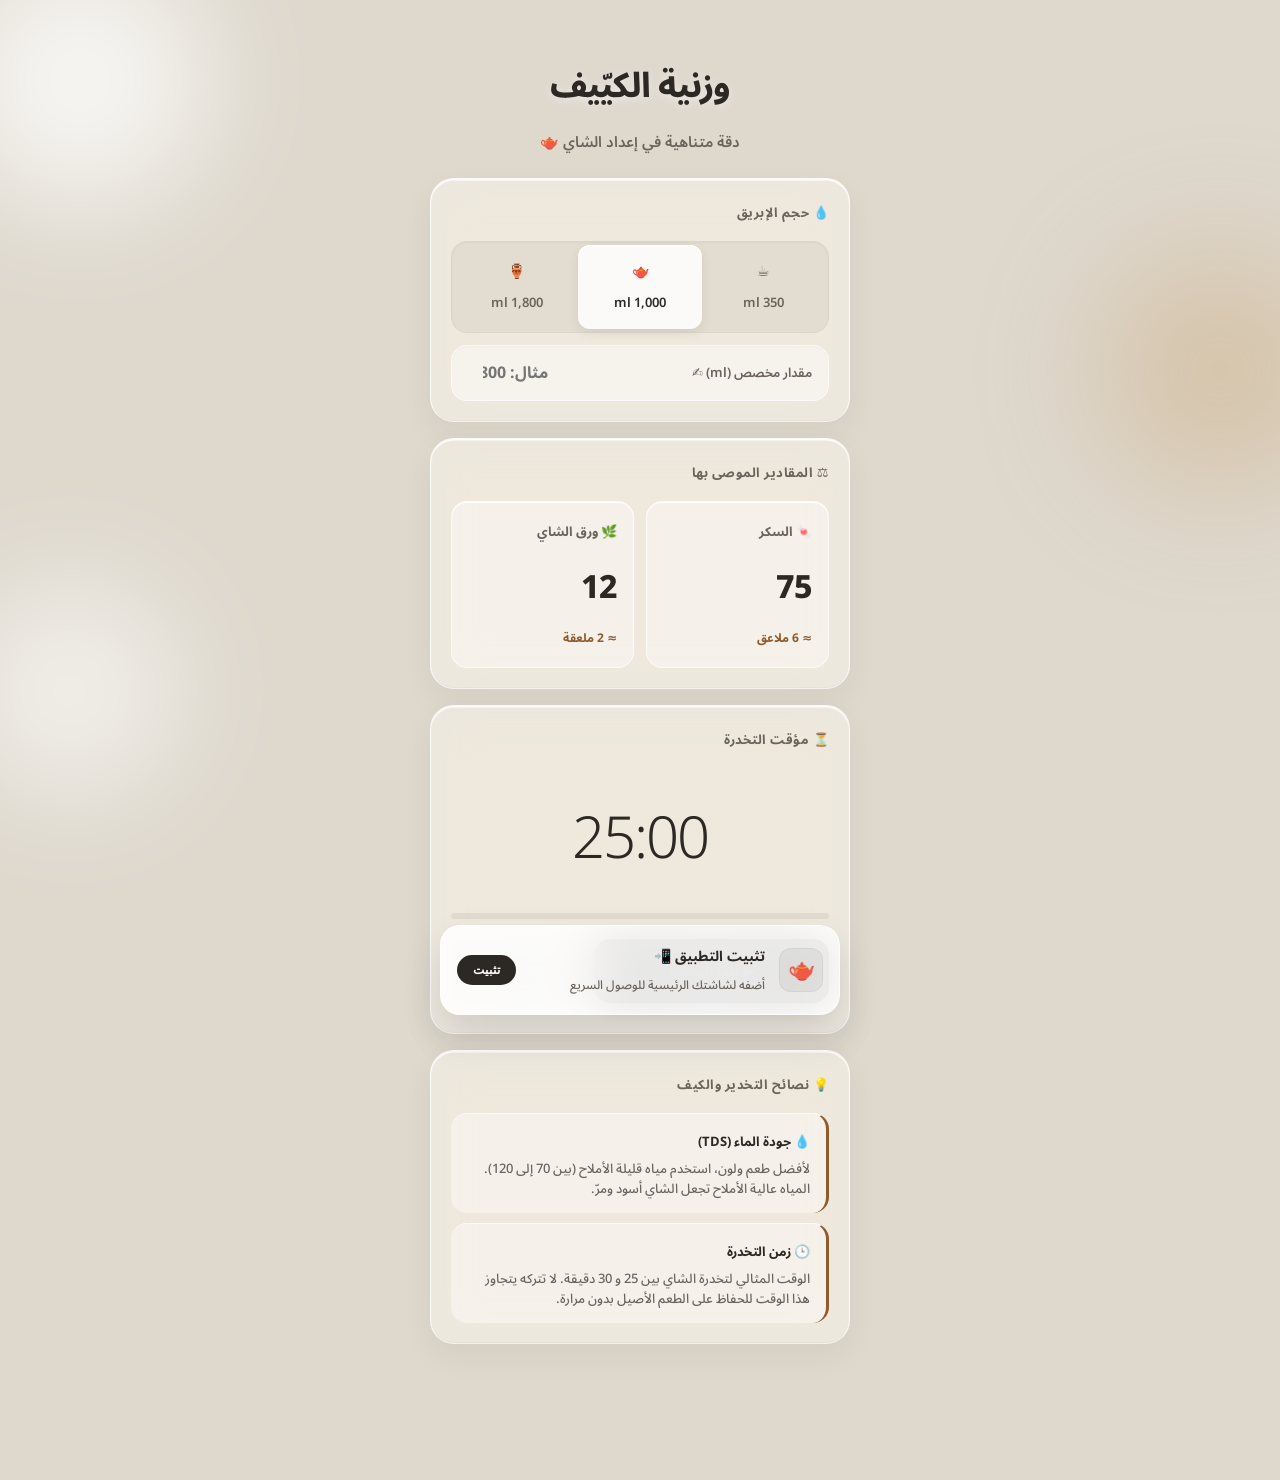
<file: نسخة من وزنية الكيّيف-v2.html>
<!DOCTYPE html>
<html lang="ar" dir="rtl">
<head>
<meta charset="UTF-8">
<meta name="viewport" content="width=device-width, initial-scale=1.0, maximum-scale=1.0, user-scalable=no, viewport-fit=cover">
<title>وزنية الكيّيف 🫖</title>
<meta name="theme-color" content="#DED8CD">
<meta name="apple-mobile-web-app-capable" content="yes">
<meta name="apple-mobile-web-app-status-bar-style" content="default">
<link rel="manifest" href="manifest.json">
<style>
  @import url('https://fonts.googleapis.com/css2?family=SF+Pro+Display:wght@300;400;500;600;700&family=Noto+Sans+Arabic:wght@300;400;500;600;700&display=swap');

  *, *::before, *::after {
    margin: 0; padding: 0;
    box-sizing: border-box;
    -webkit-tap-highlight-color: transparent;
  }

  :root {
    --bg: #DED8CD; /* لون لايمستون 10341 */
    --accent: #8E5B2E; 
    --text-primary: #2C2824;
    --text-secondary: #6B645C;
    --radius-lg: 24px;
    --radius-md: 16px;
    --radius-sm: 12px;
  }

  body {
    font-family: -apple-system, BlinkMacSystemFont, 'SF Pro Display', 'Noto Sans Arabic', system-ui, sans-serif;
    background-color: var(--bg);
    color: var(--text-primary);
    min-height: 100vh;
    padding: 20px 16px 120px;
    display: flex;
    flex-direction: column;
    align-items: center;
    overflow-x: hidden;
    position: relative;
  }

  /* دوائر إضاءة خلفية تبرز زجاجية الكروت */
  .bg-orb {
    position: fixed;
    border-radius: 50%;
    filter: blur(60px);
    pointer-events: none;
    z-index: 0;
  }
  .bg-orb-1 { top: -50px; left: -50px; width: 260px; height: 260px; background: rgba(255, 255, 255, 0.75); }
  .bg-orb-2 { top: 250px; right: -60px; width: 240px; height: 240px; background: rgba(200, 160, 110, 0.35); }
  .bg-orb-3 { bottom: 100px; left: -40px; width: 220px; height: 220px; background: rgba(255, 255, 255, 0.6); }

  /* 🍵 طبقة لون التخدرة في الخلفية (تزداد شفافيتها ببطء حتى تكتمل 25 دقيقة) */
  .tea-steep-bg {
    position: fixed;
    top: 0; left: 0; width: 100%; height: 100%;
    background: radial-gradient(circle at center, #D07F38 0%, #7A3311 100%);
    z-index: 1;
    pointer-events: none;
    opacity: 0;
    transition: opacity 1s linear;
  }

  /* 🍃 حاوية أوراق الشاي المتساقطة */
  .leaves-container {
    position: fixed;
    top: 0; left: 0; width: 100%; height: 100%;
    pointer-events: none;
    z-index: 2;
    overflow: hidden;
  }
  .falling-leaf {
    position: absolute;
    top: -40px;
    animation: fallLeaf linear infinite;
    opacity: 0;
  }

  @keyframes fallLeaf {
    0% {
      transform: translateY(-20px) rotate(0deg) translateX(0);
      opacity: 0;
    }
    15% {
      opacity: 0.65;
    }
    85% {
      opacity: 0.65;
    }
    100% {
      transform: translateY(108vh) rotate(360deg) translateX(50px);
      opacity: 0;
    }
  }

  .container {
    width: 100%;
    max-width: 420px;
    position: relative;
    z-index: 10;
  }

  /* Header */
  .header {
    text-align: center;
    padding: 30px 0 20px;
  }
  .header h1 {
    font-size: 34px;
    font-weight: 800;
    letter-spacing: -0.8px;
    color: var(--text-primary);
    text-shadow: 0 2px 10px rgba(255,255,255,0.5);
  }
  .header p {
    color: var(--text-secondary);
    font-size: 15px;
    margin-top: 4px;
    font-weight: 600;
  }

  /* 💎 بطاقة زجاجية حقيقية (Apple Frosted Glass) */
  .card {
    background: rgba(255, 255, 255, 0.42);
    backdrop-filter: blur(25px) saturate(190%);
    -webkit-backdrop-filter: blur(25px) saturate(190%);
    border: 1px solid rgba(255, 255, 255, 0.75);
    border-bottom: 1px solid rgba(255, 255, 255, 0.4);
    border-radius: var(--radius-lg);
    padding: 20px;
    margin-bottom: 16px;
    box-shadow: 
      0 12px 32px 0 rgba(70, 60, 45, 0.06),
      inset 0 1.5px 1px 0 rgba(255, 255, 255, 0.9),
      inset 0 -1px 1px 0 rgba(0, 0, 0, 0.03);
    transition: transform 0.3s ease;
  }

  .card-title {
    font-size: 13px;
    font-weight: 700;
    text-transform: uppercase;
    letter-spacing: 0.5px;
    color: var(--text-secondary);
    margin-bottom: 14px;
    display: flex;
    align-items: center;
    gap: 6px;
  }

  /* Segmented Control */
  .segmented-control {
    display: flex;
    background: rgba(0, 0, 0, 0.05);
    border-radius: var(--radius-md);
    padding: 3px;
    border: 1px solid rgba(0, 0, 0, 0.03);
    box-shadow: inset 0 1px 3px rgba(0,0,0,0.05);
  }
  .segment-btn {
    flex: 1;
    background: transparent;
    border: none;
    border-radius: var(--radius-sm);
    padding: 12px 6px;
    color: var(--text-secondary);
    font-size: 13px;
    font-weight: 600;
    cursor: pointer;
    transition: all 0.25s cubic-bezier(0.2, 0.8, 0.2, 1);
    font-family: inherit;
    text-align: center;
  }
  .segment-btn.active {
    background: rgba(255, 255, 255, 0.85);
    color: var(--text-primary);
    box-shadow: 0 4px 12px rgba(0,0,0,0.08), inset 0 1px 0 rgba(255,255,255,1);
  }
  .segment-btn span {
    display: block;
    font-size: 14px;
    margin-bottom: 3px;
  }

  .custom-input-group {
    margin-top: 12px;
    display: flex;
    align-items: center;
    background: rgba(255, 255, 255, 0.45);
    border-radius: var(--radius-md);
    padding: 10px 16px;
    border: 1px solid rgba(255,255,255,0.6);
    box-shadow: inset 0 1px 2px rgba(0,0,0,0.03);
  }
  .custom-input-group:focus-within {
    border-color: var(--accent);
    background: rgba(255, 255, 255, 0.8);
  }
  .custom-input-group label {
    font-size: 13px;
    font-weight: 600;
    color: var(--text-secondary);
    flex: 1;
  }
  .custom-input-group input {
    background: transparent;
    border: none;
    outline: none;
    color: var(--text-primary);
    font-size: 16px;
    font-weight: 700;
    text-align: left;
    width: 80px;
    font-family: inherit;
  }

  /* Metrics Grid */
  .metrics-grid {
    display: grid;
    grid-template-columns: 1fr 1fr;
    gap: 12px;
  }
  .metric-item {
    background: rgba(255, 255, 255, 0.4);
    border-radius: var(--radius-md);
    padding: 16px;
    border: 1px solid rgba(255, 255, 255, 0.6);
    box-shadow: inset 0 1px 0 rgba(255,255,255,0.8);
  }
  .metric-label {
    font-size: 13px;
    font-weight: 700;
    color: var(--text-secondary);
    display: flex;
    align-items: center;
    gap: 6px;
  }
  .metric-value {
    font-size: 32px;
    font-weight: 800;
    letter-spacing: -1px;
    margin: 8px 0 4px;
    color: var(--text-primary);
  }
  .metric-sub {
    font-size: 12px;
    font-weight: 700;
    color: var(--accent);
  }

  /* Timer Component */
  .timer-container {
    text-align: center;
    padding: 10px 0;
  }
  .timer-display {
    font-size: 58px;
    font-weight: 300;
    letter-spacing: -2px;
    font-variant-numeric: tabular-nums;
    margin-bottom: 12px;
    color: var(--text-primary);
    transition: color 0.3s ease;
  }
  .timer-display.running {
    color: var(--accent);
    font-weight: 400;
  }
  
  .progress-wrapper {
    width: 100%;
    height: 6px;
    background: rgba(0,0,0,0.06);
    border-radius: 10px;
    margin-bottom: 20px;
    overflow: hidden;
  }
  .progress-fill {
    height: 100%;
    width: 0%;
    background: var(--accent);
    border-radius: 10px;
    transition: width 1s linear;
  }

  .btns-row {
    display: flex;
    gap: 10px;
  }
  .apple-btn {
    flex: 2;
    padding: 16px;
    border-radius: var(--radius-md);
    border: none;
    background: var(--text-primary);
    color: #FFFFFF;
    font-size: 15px;
    font-weight: 700;
    cursor: pointer;
    transition: transform 0.15s ease, opacity 0.2s ease;
    font-family: inherit;
    display: flex;
    align-items: center;
    justify-content: center;
    gap: 8px;
    box-shadow: 0 4px 16px rgba(44,40,36,0.25);
  }
  .apple-btn:active { transform: scale(0.96); opacity: 0.85; }
  .apple-btn.secondary {
    flex: 1;
    background: rgba(0, 0, 0, 0.06);
    color: var(--text-primary);
    box-shadow: none;
  }

  /* Tips */
  .tip-item {
    background: rgba(255, 255, 255, 0.4);
    border-radius: var(--radius-md);
    padding: 14px 16px;
    margin-bottom: 10px;
    border-right: 3px solid var(--accent);
    border-top: 1px solid rgba(255,255,255,0.6);
  }
  .tip-item:last-child { margin-bottom: 0; }
  .tip-item-title {
    font-size: 13px;
    font-weight: 700;
    color: var(--text-primary);
    margin-bottom: 4px;
  }
  .tip-item-desc {
    font-size: 13px;
    color: var(--text-secondary);
    line-height: 1.5;
    font-weight: 500;
  }

  /* Modal */
  .modal-overlay {
    position: fixed; top: 0; left: 0; width: 100%; height: 100%;
    background: rgba(0,0,0,0.35); backdrop-filter: blur(15px); -webkit-backdrop-filter: blur(15px);
    z-index: 1000; display: flex; align-items: center; justify-content: center; opacity: 0; pointer-events: none; transition: opacity 0.4s ease;
  }
  .modal-overlay.active { opacity: 1; pointer-events: auto; }
  .modal-card {
    background: rgba(255, 255, 255, 0.92); border: 1px solid rgba(255,255,255,0.8); border-radius: 28px; padding: 32px 24px;
    width: 85%; max-width: 320px; text-align: center; transform: scale(0.9); transition: transform 0.4s cubic-bezier(0.175, 0.885, 0.32, 1.275); box-shadow: 0 25px 50px rgba(0,0,0,0.15);
  }
  .modal-overlay.active .modal-card { transform: scale(1); }
  .modal-icon { font-size: 48px; margin-bottom: 12px; display: block; animation: float 2.5s infinite ease-in-out; }
  @keyframes float { 0%, 100% { transform: translateY(0); } 50% { transform: translateY(-8px); } }
  .modal-card h3 { font-size: 22px; margin-bottom: 8px; color: var(--text-primary); font-weight: 800; }
  .modal-card p { font-size: 14px; color: var(--text-secondary); margin-bottom: 24px; line-height: 1.5; font-weight: 500; }
  .modal-btn {
    width: 100%; padding: 14px; border-radius: 16px; background: var(--text-primary); color: #FFFFFF; border: none; font-weight: 700; font-size: 15px; cursor: pointer;
  }

  /* PWA Banner */
  .pwa-banner {
    position: fixed; bottom: 20px; left: 50%; transform: translateX(-50%) translateY(150%);
    width: calc(100% - 32px); max-width: 400px;
    background: rgba(255, 255, 255, 0.88); backdrop-filter: blur(25px); -webkit-backdrop-filter: blur(25px);
    border: 1px solid rgba(255, 255, 255, 0.8); border-radius: 20px; padding: 16px;
    box-shadow: 0 20px 40px rgba(0,0,0,0.12); z-index: 999;
    transition: transform 0.5s cubic-bezier(0.16, 1, 0.3, 1); display: flex; align-items: center; gap: 14px;
  }
  .pwa-banner.show { transform: translateX(-50%) translateY(0); }
  .pwa-icon {
    width: 44px; height: 44px; background: rgba(0,0,0,0.05); border-radius: 12px;
    display: flex; align-items: center; justify-content: center; font-size: 22px; border: 1px solid rgba(0,0,0,0.05);
  }
  .pwa-text { flex: 1; }
  .pwa-text h4 { font-size: 14px; font-weight: 700; color: var(--text-primary); }
  .pwa-text p { font-size: 12px; color: var(--text-secondary); margin-top: 2px; font-weight: 500; }
  .pwa-action-btn {
    background: var(--text-primary); color: #FFFFFF; border: none; padding: 8px 16px; border-radius: 20px; font-size: 12px; font-weight: 700; cursor: pointer;
  }
</style>
</head>
<body>

<!-- دوائر الإضاءة الخلفية -->
<div class="bg-orb bg-orb-1"></div>
<div class="bg-orb bg-orb-2"></div>
<div class="bg-orb bg-orb-3"></div>

<!-- 🍵 طبقة لون الشاي المتخدر في الخلفية -->
<div id="teaSteepBg" class="tea-steep-bg"></div>

<!-- 🍃 أوراق الشاي التساقطة -->
<div id="leavesContainer" class="leaves-container"></div>

<div class="container">

  <!-- Header -->
  <div class="header">
    <h1>وزنية الكيّيف</h1>
    <p>دقة متناهية في إعداد الشاي 🫖</p>
  </div>

  <!-- Water Selector -->
  <div class="card">
    <div class="card-title">💧 حجم الإبريق</div>
    <div class="segmented-control">
      <button class="segment-btn" onclick="setWater(350, this)">
        <span>☕</span> 350 ml
      </button>
      <button class="segment-btn active" onclick="setWater(1000, this)">
        <span>🫖</span> 1,000 ml
      </button>
      <button class="segment-btn" onclick="setWater(1800, this)">
        <span>🏺</span> 1,800 ml
      </button>
    </div>
    <div class="custom-input-group">
      <label>مقدار مخصص (ml) ✍️</label>
      <input type="number" id="customMl" placeholder="مثال: 800" oninput="setCustomWater(this.value)">
    </div>
  </div>

  <!-- Metrics -->
  <div class="card">
    <div class="card-title">⚖️ المقادير الموصى بها</div>
    <div class="metrics-grid">
      <div class="metric-item">
        <div class="metric-label">🍬 السكر</div>
        <div class="metric-value" id="sugarVal">75</div>
        <div class="metric-sub" id="sugarTbsp">≈ 6 ملاعق كبيرة</div>
      </div>
      <div class="metric-item">
        <div class="metric-label">🌿 ورق الشاي</div>
        <div class="metric-value" id="teaVal">12</div>
        <div class="metric-sub" id="teaTbsp">≈ 2 ملعقة كبيرة</div>
      </div>
    </div>
  </div>

  <!-- Timer -->
  <div class="card">
    <div class="card-title">⏳ مؤقت التخدرة</div>
    <div class="timer-container">
      <div class="timer-display" id="timerDisplay">25:00</div>
      
      <div class="progress-wrapper">
        <div class="progress-fill" id="timerProgress"></div>
      </div>

      <div class="btns-row">
        <button class="apple-btn" id="timerBtn" onclick="toggleTimer()">▶️ ابدأ التخدرة</button>
        <button class="apple-btn secondary" onclick="resetTimer()">🔄 إعادة</button>
      </div>
    </div>
  </div>

  <!-- Tips -->
  <div class="card">
    <div class="card-title">💡 نصائح التخدير والكيف</div>
    
    <div class="tip-item">
      <div class="tip-item-title">💧 جودة الماء (TDS)</div>
      <div class="tip-item-desc">
        لأفضل طعم ولون، استخدم مياه قليلة الأملاح (بين 70 إلى 120). المياه عالية الأملاح تجعل الشاي أسود ومرّ.
      </div>
    </div>

    <div class="tip-item">
      <div class="tip-item-title">🕒 زمن التخدرة</div>
      <div class="tip-item-desc">
        الوقت المثالي لتخدرة الشاي بين 25 و 30 دقيقة. لا تتركه يتجاوز هذا الوقت للحفاظ على الطعم الأصيل بدون مرارة.
      </div>
    </div>
  </div>

</div>

<!-- Modal -->
<div class="modal-overlay" id="doneModal">
  <div class="modal-card">
    <span class="modal-icon">☕</span>
    <h3>الكيف جاهز!</h3>
    <p>تمت التخدرة بنجاح، صب لك بيالة وروّق والمزاج عالي.</p>
    <button class="modal-btn" onclick="closeModal()">بالعافية 🤍</button>
  </div>
</div>

<!-- Apple Install PWA Banner -->
<div class="pwa-banner" id="pwaBanner">
  <div class="pwa-icon">🫖</div>
  <div class="pwa-text">
    <h4>تثبيت التطبيق 📲</h4>
    <p id="pwaInstruction">أضفه لشاشتك الرئيسية للوصول السريع</p>
  </div>
  <button class="pwa-action-btn" id="pwaBtn" onclick="installPWA()">تثبيت</button>
</div>

<script>
  const BASE_ML = 1000, BASE_SUGAR = 75, BASE_TEA = 12;
  const SUGAR_PER_TBSP = 12.5, TEA_PER_TBSP = 6;
  const TOTAL_TIME = 1500; // 25 minutes
  
  let currentMl = 1000, timerSeconds = TOTAL_TIME, timerRunning = false, timerInterval = null;

  // توليد أوراق شاي تسقط بشكل عشوائي وبطيء
  function initFallingLeaves() {
    const container = document.getElementById('leavesContainer');
    const leafSVG = `<svg viewBox="0 0 30 30" width="100%" height="100%"><path d="M 15,3 C 25,8 27,22 15,27 C 3,22 5,8 15,3 Z" fill="#422B17" opacity="0.65"/><path d="M 15,3 L 15,27" stroke="#68472C" stroke-width="1.2"/></svg>`;
    const count = 18; // عدد الأوراق

    for (let i = 0; i < count; i++) {
      const leaf = document.createElement('div');
      leaf.className = 'falling-leaf';
      leaf.innerHTML = leafSVG;
      
      const size = Math.random() * 14 + 14; // حجم الورقة بين 14px و 28px
      const left = Math.random() * 100; // موقع أفقياً
      const duration = Math.random() * 8 + 10; // سرعة الهبوط (بين 10 و 18 ثانية)
      const delay = Math.random() * 12; // تأخير عشوائي

      leaf.style.width = `${size}px`;
      leaf.style.height = `${size}px`;
      leaf.style.left = `${left}%`;
      leaf.style.animationDuration = `${duration}s`;
      leaf.style.animationDelay = `${delay}s`;

      container.appendChild(leaf);
    }
  }

  function updateResults(ml) {
    const sugar = Math.round((ml / BASE_ML) * BASE_SUGAR);
    const tea = Math.round((ml / BASE_ML) * BASE_TEA * 10) / 10;
    document.getElementById('sugarVal').textContent = sugar;
    document.getElementById('teaVal').textContent = tea;
    document.getElementById('sugarTbsp').textContent = `≈ ${Math.round(sugar / SUGAR_PER_TBSP)} ملاعق`;
    document.getElementById('teaTbsp').textContent = `≈ ${Math.round(tea / TEA_PER_TBSP)} ملعقة`;
  }

  function setWater(ml, btn) {
    currentMl = ml;
    document.querySelectorAll('.segment-btn').forEach(b => b.classList.remove('active'));
    if(btn) btn.classList.add('active');
    document.getElementById('customMl').value = '';
    updateResults(ml);
    hapticFeedback();
  }

  function setCustomWater(val) {
    if (!val || val <= 0) return;
    currentMl = parseInt(val);
    document.querySelectorAll('.segment-btn').forEach(b => b.classList.remove('active'));
    updateResults(currentMl);
  }

  function updateTimerDisplay() {
    const m = Math.floor(timerSeconds / 60);
    const s = timerSeconds % 60;
    document.getElementById('timerDisplay').textContent = `${String(m).padStart(2, '0')}:${String(s).padStart(2, '0')}`;
    
    // نسبة التقدم من 0 إلى 1
    const progressPercent = (TOTAL_TIME - timerSeconds) / TOTAL_TIME;
    
    // شريط التقدم
    document.getElementById('timerProgress').style.width = `${progressPercent * 100}%`;
    
    // 🍵 تغير لون الخلفية تدريجياً لدرجة خدرة الشاي الأحمَر (تصل لـ 0.65 كحد أقصى للحفاظ على تباين النص)
    document.getElementById('teaSteepBg').style.opacity = (progressPercent * 0.65).toFixed(3);
  }

  function toggleTimer() {
    const btn = document.getElementById('timerBtn');
    const display = document.getElementById('timerDisplay');
    hapticFeedback();

    if (timerRunning) {
      clearInterval(timerInterval);
      timerRunning = false;
      btn.innerHTML = '▶️ متابعة';
      display.classList.remove('running');
    } else {
      if(timerSeconds <= 0) timerSeconds = TOTAL_TIME;
      timerRunning = true;
      display.classList.add('running');
      btn.innerHTML = '⏸ إيقاف مؤقت';
      
      timerInterval = setInterval(() => {
        timerSeconds--;
        updateTimerDisplay();
        
        if (timerSeconds <= 0) {
          clearInterval(timerInterval);
          timerRunning = false;
          display.classList.remove('running');
          btn.innerHTML = '▶️ ابدأ التخدرة';
          finishBrewing();
        }
      }, 1000);
    }
  }

  function resetTimer() {
    clearInterval(timerInterval);
    timerRunning = false;
    timerSeconds = TOTAL_TIME;
    updateTimerDisplay();
    document.getElementById('timerBtn').innerHTML = '▶️ ابدأ التخدرة';
    document.getElementById('timerDisplay').classList.remove('running');
    hapticFeedback();
  }

  function finishBrewing() {
    document.getElementById('doneModal').classList.add('active');
    playChime();
    if(navigator.vibrate) navigator.vibrate([200, 100, 200, 100, 400]);
  }

  function closeModal() {
    document.getElementById('doneModal').classList.remove('active');
    resetTimer();
  }

  function playChime() {
    try {
      const ctx = new (window.AudioContext || window.webkitAudioContext)();
      const osc = ctx.createOscillator();
      const gain = ctx.createGain();
      osc.connect(gain);
      gain.connect(ctx.destination);
      osc.type = 'sine';
      osc.frequency.setValueAtTime(523.25, ctx.currentTime);
      osc.frequency.exponentialRampToValueAtTime(1046.50, ctx.currentTime + 0.5);
      gain.gain.setValueAtTime(0, ctx.currentTime);
      gain.gain.linearRampToValueAtTime(0.3, ctx.currentTime + 0.1);
      gain.gain.exponentialRampToValueAtTime(0.01, ctx.currentTime + 1.5);
      osc.start(ctx.currentTime);
      osc.stop(ctx.currentTime + 1.5);
    } catch(e) {}
  }

  function hapticFeedback() {
    if(navigator.vibrate) navigator.vibrate(15);
  }

  // PWA Installation Logic
  let deferredPrompt;
  const pwaBanner = document.getElementById('pwaBanner');
  const pwaInstruction = document.getElementById('pwaInstruction');
  const pwaBtn = document.getElementById('pwaBtn');
  const isIOS = /iPad|iPhone|iPod/.test(navigator.userAgent) && !window.MSStream;
  const isStandalone = window.matchMedia('(display-mode: standalone)').matches || navigator.standalone;

  window.addEventListener('DOMContentLoaded', () => {
    initFallingLeaves();
    if (isStandalone) return;
    if (isIOS) {
      pwaInstruction.textContent = 'اضغط مشاركة ⎋ بالأسفل ثم "إضافة للشاشة الرئيسية"';
      pwaBtn.style.display = 'none';
      setTimeout(() => pwaBanner.classList.add('show'), 2000);
    }
  });

  window.addEventListener('beforeinstallprompt', (e) => {
    e.preventDefault();
    deferredPrompt = e;
    setTimeout(() => pwaBanner.classList.add('show'), 2000);
  });

  function installPWA() {
    if (deferredPrompt) {
      deferredPrompt.prompt();
      deferredPrompt.userChoice.then(() => {
        pwaBanner.classList.remove('show');
        deferredPrompt = null;
      });
    }
  }

  updateResults(1000);
  updateTimerDisplay();
</script>
</body>
</html>
</file>
<file: fonts.css>
/* ========================================
   Thmanyah Serif Display - Embedded Fonts
   Regular (400) + Bold (700) - Base64 WOFF2
   ======================================== */

@font-face {
  font-family: 'Thmanyah Serif';
  font-style: normal;
  font-weight: 400;
  font-display: swap;
  src: url([data-uri]) format('woff2');
}

@font-face {
  font-family: 'Thmanyah Serif';
  font-style: normal;
  font-weight: 700;
  font-display: swap;
  src: url([data-uri]) format('woff2');
}
</file>
